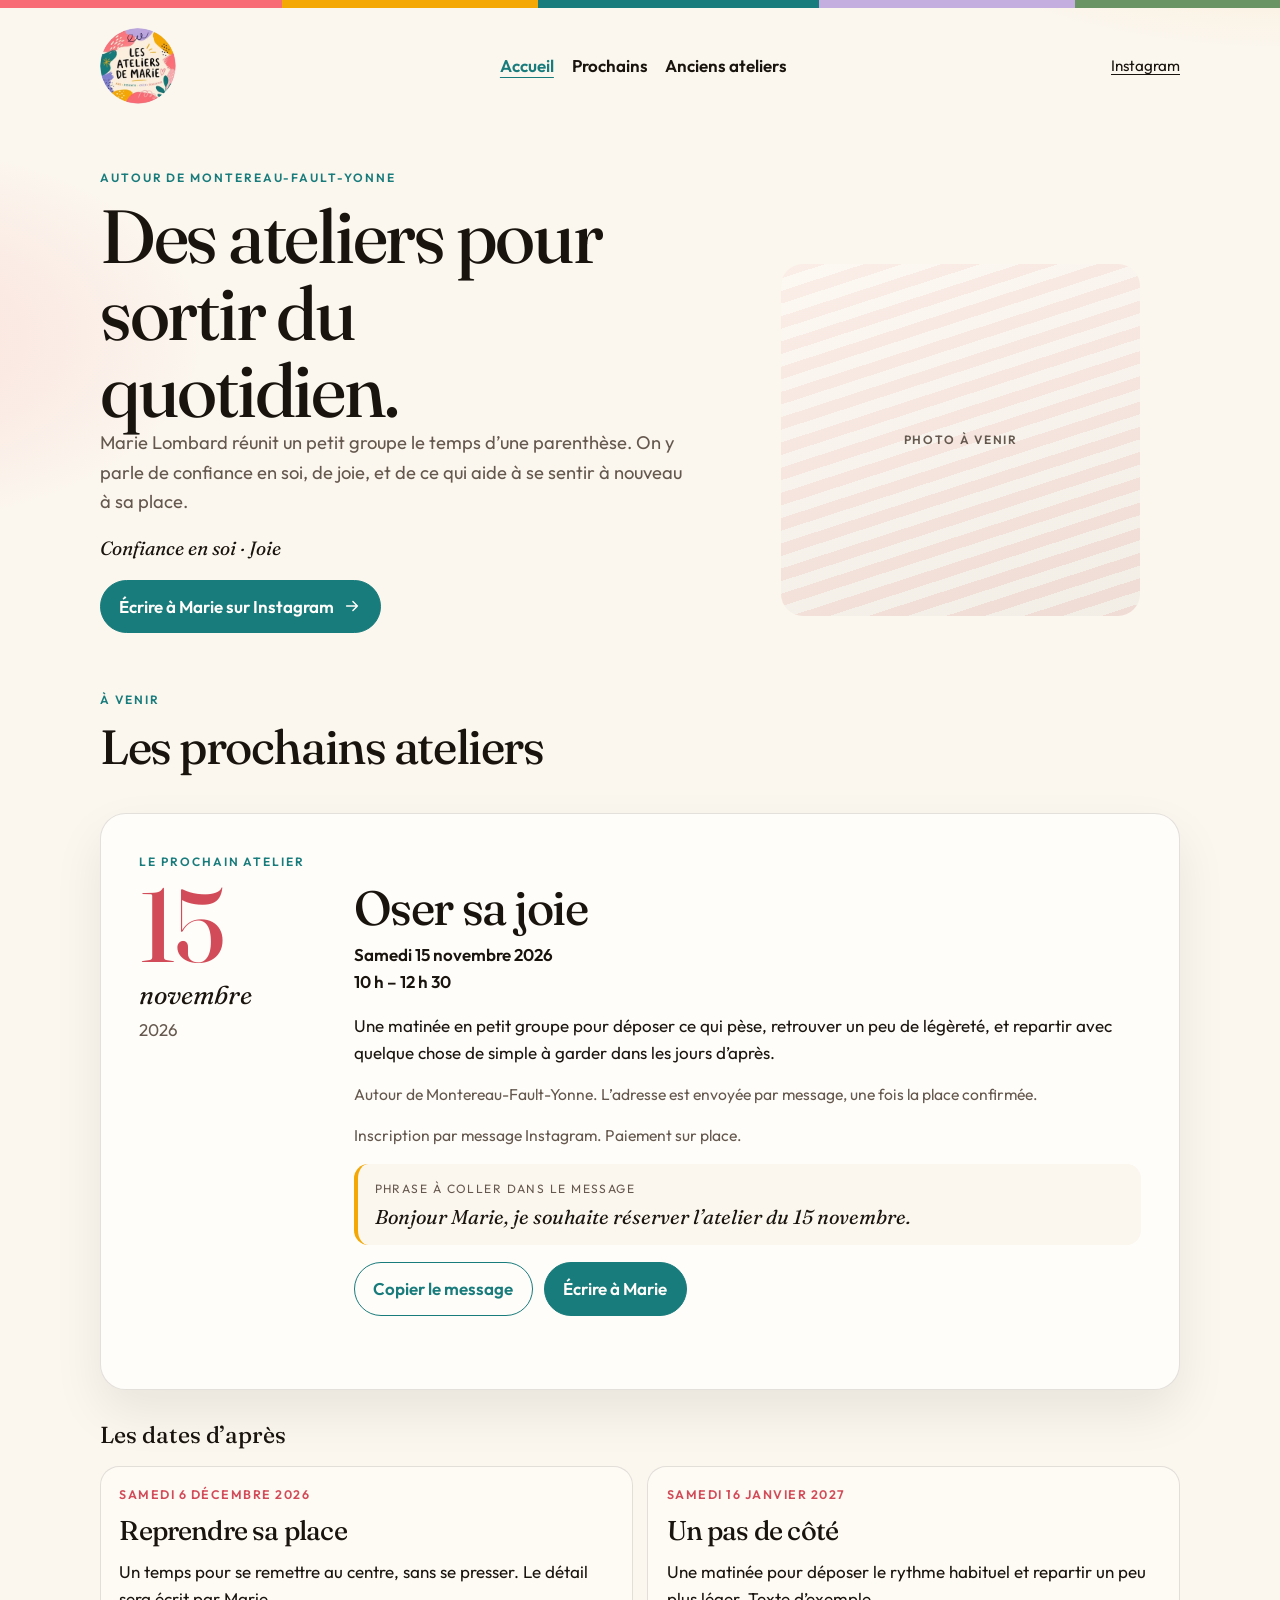
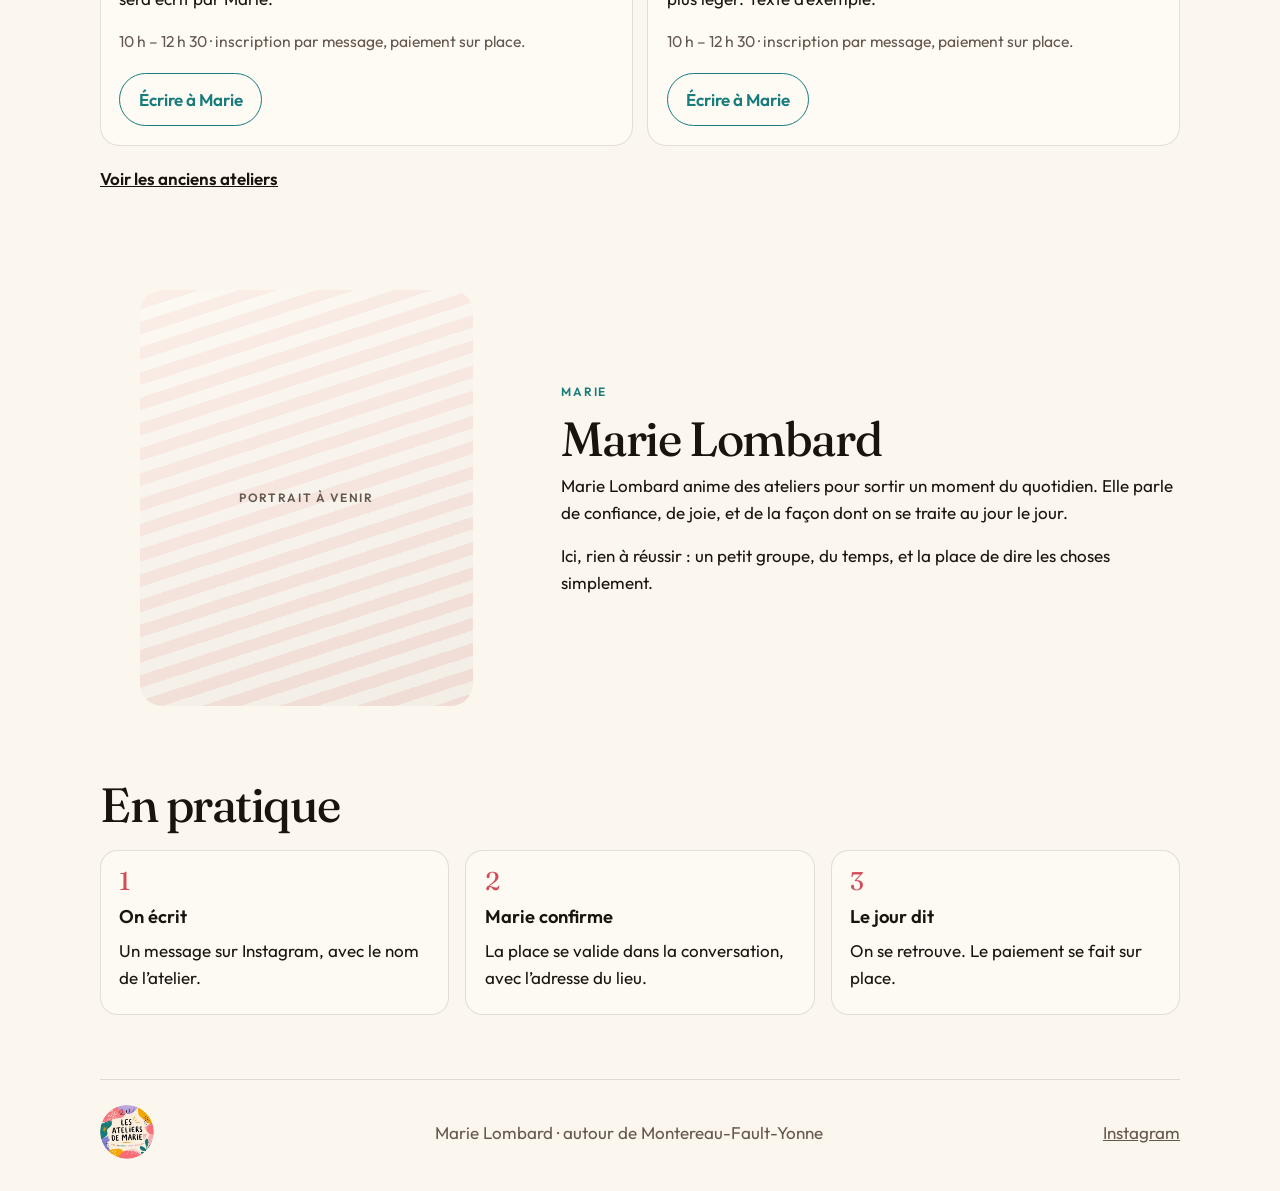
<file: index.html>
<!DOCTYPE html>
<html lang="fr">
  <head>
    <meta charset="utf-8" />
    <meta name="viewport" content="width=device-width, initial-scale=1" />
    <title>Les ateliers de Marie — Marie Lombard</title>
    <meta
      name="description"
      content="Ateliers de Marie Lombard autour de Montereau-Fault-Yonne. Confiance, joie, un petit groupe. Inscription par message Instagram, paiement sur place."
    />
    <link rel="preconnect" href="https://fonts.googleapis.com" />
    <link rel="preconnect" href="https://fonts.gstatic.com" crossorigin />
    <link
      href="https://fonts.googleapis.com/css2?family=Fraunces:ital,opsz,wght@0,9..144,460;0,9..144,560;1,9..144,460&family=Outfit:wght@400;500;600&display=swap"
      rel="stylesheet"
    />
    <link rel="stylesheet" href="styles.css" />
    <link rel="icon" href="assets/logo.jpg" />
  </head>
  <body>
    <a class="skip" href="#contenu">Aller au contenu</a>

    <header class="site-header">
      <a class="brand" href="index.html">
        <img
          class="logo"
          src="assets/logo.jpg"
          width="206"
          height="206"
          alt="Les ateliers de Marie"
        />
      </a>
      <nav class="site-nav" aria-label="Pages">
        <a href="index.html" aria-current="page">Accueil</a>
        <a href="#prochains">Prochains</a>
        <a href="anciens.html">Anciens ateliers</a>
      </nav>
      <a
        class="header-link"
        href="https://www.instagram.com/les_ateliers_demarie/"
        target="_blank"
        rel="noopener noreferrer"
      >
        Instagram
      </a>
    </header>

    <main id="contenu">
      <section class="hero">
        <div class="hero-copy">
          <p class="eyebrow">Autour de Montereau-Fault-Yonne</p>
          <h1>Des ateliers pour sortir du quotidien.</h1>
          <p class="lede">
            Marie Lombard réunit un petit groupe le temps d’une parenthèse.
            On y parle de confiance en soi, de joie, et de ce qui aide à se
            sentir à nouveau à sa place.
          </p>
          <p class="themes">Confiance en soi <span aria-hidden="true">·</span> Joie</p>
          <a class="button" href="https://ig.me/m/les_ateliers_demarie" target="_blank" rel="noopener noreferrer">
            Écrire à Marie sur Instagram
            <svg viewBox="0 0 20 20" aria-hidden="true" width="18" height="18">
              <path
                d="M4 10h12M11 5l5 5-5 5"
                fill="none"
                stroke="currentColor"
                stroke-width="1.6"
                stroke-linecap="round"
                stroke-linejoin="round"
              />
            </svg>
          </a>
        </div>
        <figure class="frame hero-frame">
          <div class="frame-inner" role="img" aria-label="Emplacement pour une photo de l’atelier">
            <span>Photo à venir</span>
          </div>
        </figure>
      </section>

      <!--
        PROCHAINS — le grand bloc est l’atelier le plus proche.
        Les cartes qui suivent sont les dates d’après, à remplacer.
        Le lieu exact reste hors de la page : il part avec la confirmation.
      -->
      <section class="prochains" id="prochains" aria-labelledby="prochains-title">
        <div class="section-heading">
          <p class="eyebrow">À venir</p>
          <h2 id="prochains-title">Les prochains ateliers</h2>
        </div>
        <section class="invite" id="prochain-atelier" aria-labelledby="invite-title">
          <p class="eyebrow">Le prochain atelier</p>
          <div class="invite-layout">
            <div class="date-stamp">
              <p class="date-day">15</p>
              <p class="date-month">novembre</p>
              <p class="date-year">2026</p>
            </div>
            <div class="invite-body">
              <h2 id="invite-title">Oser sa joie</h2>
              <p class="when">Samedi 15 novembre 2026<br />10&nbsp;h – 12&nbsp;h&nbsp;30</p>
              <p>
                Une matinée en petit groupe pour déposer ce qui pèse, retrouver
                un peu de légèreté, et repartir avec quelque chose de simple à
                garder dans les jours d’après.
              </p>
              <p class="place">
                Autour de Montereau-Fault-Yonne. L’adresse est envoyée par
                message, une fois la place confirmée.
              </p>
              <p class="conditions">Inscription par message Instagram. Paiement sur place.</p>
              <figure class="phrase">
                <figcaption>Phrase à coller dans le message</figcaption>
                <blockquote>
                  Bonjour Marie, je souhaite réserver l’atelier du 15&nbsp;novembre.
                </blockquote>
              </figure>
              <div class="invite-actions">
                <button
                  type="button"
                  class="button button-quiet"
                  data-copy="Bonjour Marie, je souhaite réserver l’atelier du 15 novembre."
                >
                  Copier le message
                </button>
                <a
                  class="button"
                  href="https://ig.me/m/les_ateliers_demarie"
                  target="_blank"
                  rel="noopener noreferrer"
                >
                  Écrire à Marie
                </a>
              </div>
              <p class="live" data-live role="status"></p>
            </div>
          </div>
        </section>

        <p class="also-title">Les dates d’après</p>
        <div class="upcoming-list">
          <article class="upcoming-card">
            <p class="upcoming-date">Samedi 6 décembre 2026</p>
            <h3>Reprendre sa place</h3>
            <p>Un temps pour se remettre au centre, sans se presser. Le détail sera écrit par Marie.</p>
            <p class="conditions">10&nbsp;h – 12&nbsp;h&nbsp;30 · inscription par message, paiement sur place.</p>
            <a class="button button-quiet" href="https://ig.me/m/les_ateliers_demarie" target="_blank" rel="noopener noreferrer">Écrire à Marie</a>
          </article>
          <article class="upcoming-card">
            <p class="upcoming-date">Samedi 16 janvier 2027</p>
            <h3>Un pas de côté</h3>
            <p>Une matinée pour déposer le rythme habituel et repartir un peu plus léger. Texte d’exemple.</p>
            <p class="conditions">10&nbsp;h – 12&nbsp;h&nbsp;30 · inscription par message, paiement sur place.</p>
            <a class="button button-quiet" href="https://ig.me/m/les_ateliers_demarie" target="_blank" rel="noopener noreferrer">Écrire à Marie</a>
          </article>
        </div>
        <p class="to-archive">
          <a href="anciens.html">Voir les anciens ateliers</a>
        </p>
      </section>

      <section class="about" aria-labelledby="about-title">
        <figure class="frame portrait">
          <div class="frame-inner" role="img" aria-label="Emplacement pour le portrait de Marie">
            <span>Portrait à venir</span>
          </div>
        </figure>
        <div class="about-copy">
          <p class="eyebrow">Marie</p>
          <h2 id="about-title">Marie Lombard</h2>
          <p>
            Marie Lombard anime des ateliers pour sortir un moment du
            quotidien. Elle parle de confiance, de joie, et de la façon dont
            on se traite au jour le jour.
          </p>
          <p>
            Ici, rien à réussir&nbsp;: un petit groupe, du temps, et la place
            de dire les choses simplement.
          </p>
        </div>
      </section>

      <section class="steps" aria-labelledby="steps-title">
        <h2 id="steps-title">En pratique</h2>
        <ol>
          <li>
            <span class="step-index">1</span>
            <h3>On écrit</h3>
            <p>Un message sur Instagram, avec le nom de l’atelier.</p>
          </li>
          <li>
            <span class="step-index">2</span>
            <h3>Marie confirme</h3>
            <p>La place se valide dans la conversation, avec l’adresse du lieu.</p>
          </li>
          <li>
            <span class="step-index">3</span>
            <h3>Le jour dit</h3>
            <p>On se retrouve. Le paiement se fait sur place.</p>
          </li>
        </ol>
      </section>
    </main>

    <footer class="site-footer">
      <img
        class="logo logo-footer"
        src="assets/logo.jpg"
        width="206"
        height="206"
        alt=""
      />
      <p>Marie Lombard · autour de Montereau-Fault-Yonne</p>
      <a
        href="https://www.instagram.com/les_ateliers_demarie/"
        target="_blank"
        rel="noopener noreferrer"
      >
        Instagram
      </a>
    </footer>

    <div class="dock">
      <a href="https://ig.me/m/les_ateliers_demarie" target="_blank" rel="noopener noreferrer">
        Écrire à Marie
      </a>
    </div>

    <script>
      const copyButton = document.querySelector("[data-copy]");
      const live = document.querySelector("[data-live]");

      copyButton?.addEventListener("click", async () => {
        const text = copyButton.getAttribute("data-copy") || "";
        try {
          await navigator.clipboard.writeText(text);
          live.textContent = "Message copié. Vous pouvez le coller dans Instagram.";
        } catch {
          const quote = document.querySelector(".phrase blockquote");
          if (quote) {
            const range = document.createRange();
            range.selectNodeContents(quote);
            const selection = window.getSelection();
            selection?.removeAllRanges();
            selection?.addRange(range);
          }
          live.textContent = "Le message est sélectionné. Copiez-le, puis ouvrez Instagram.";
        }
      });
    </script>
  </body>
</html>
</file>
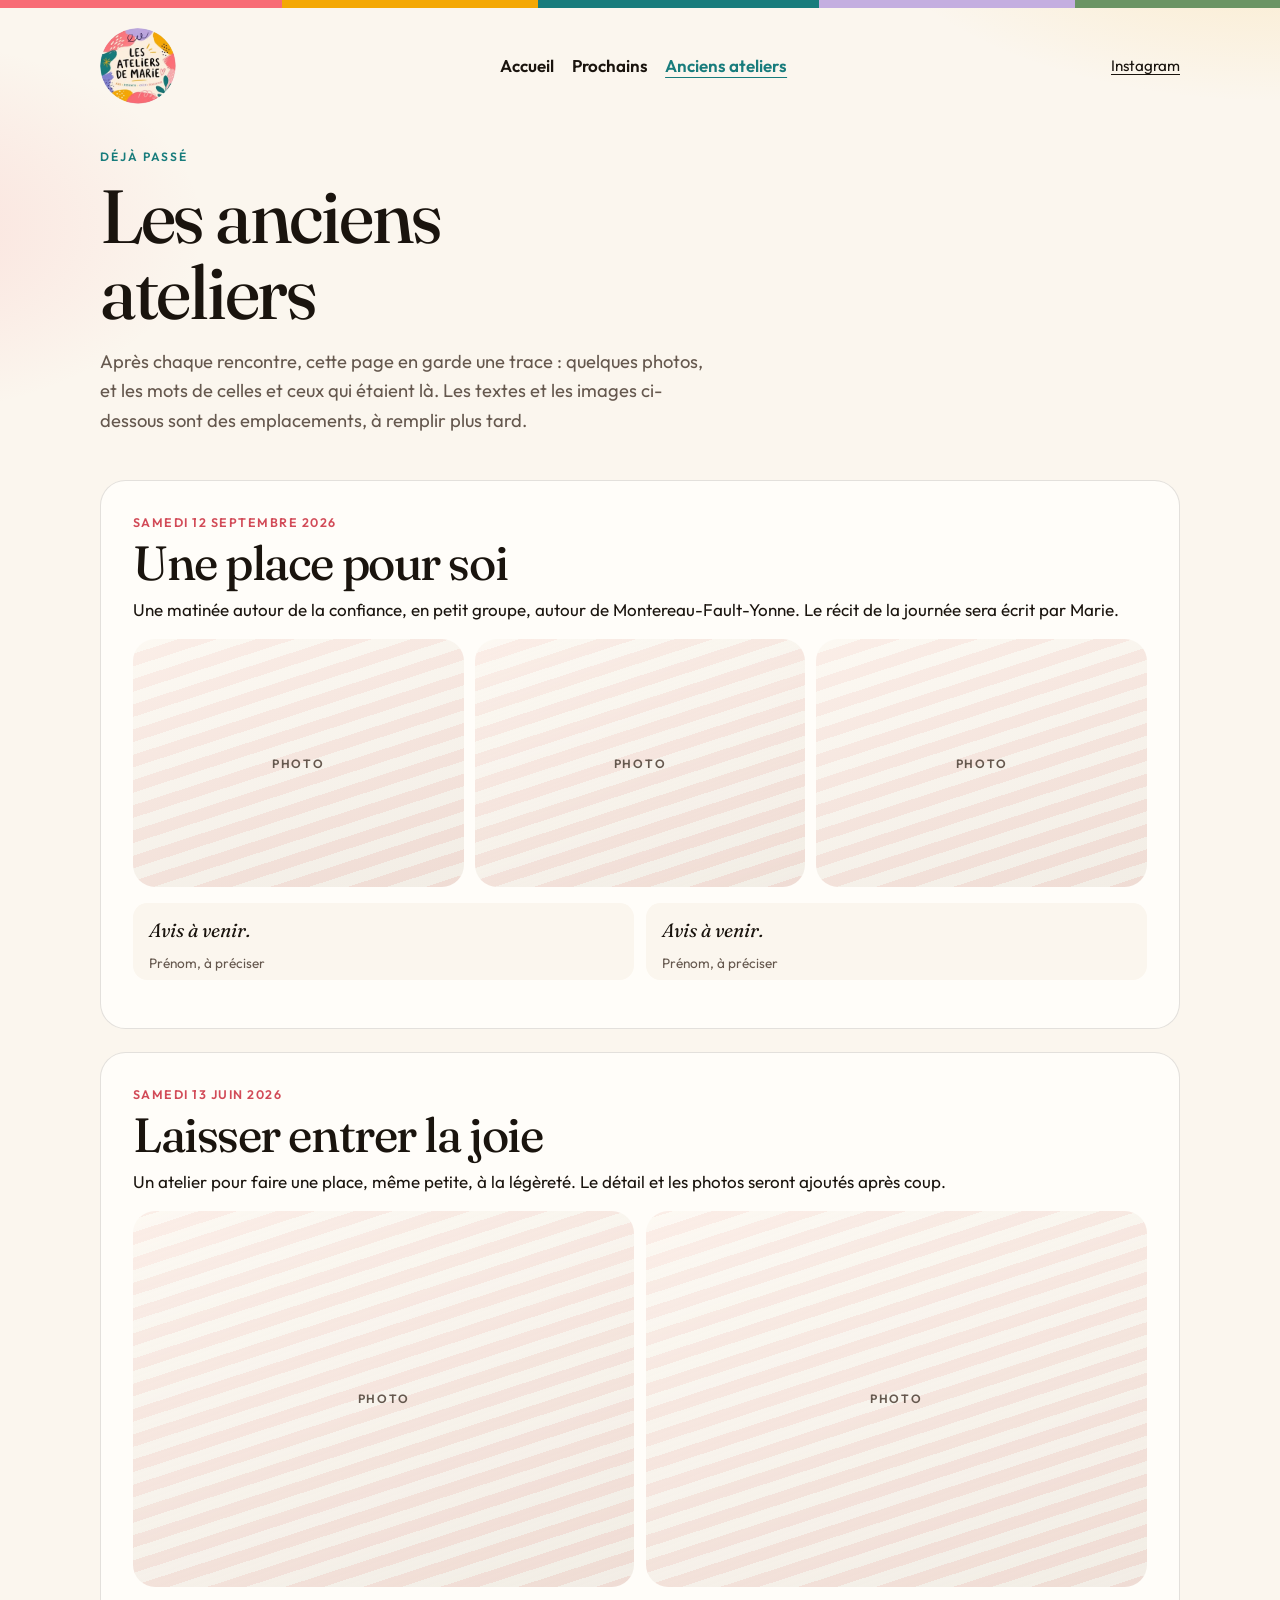
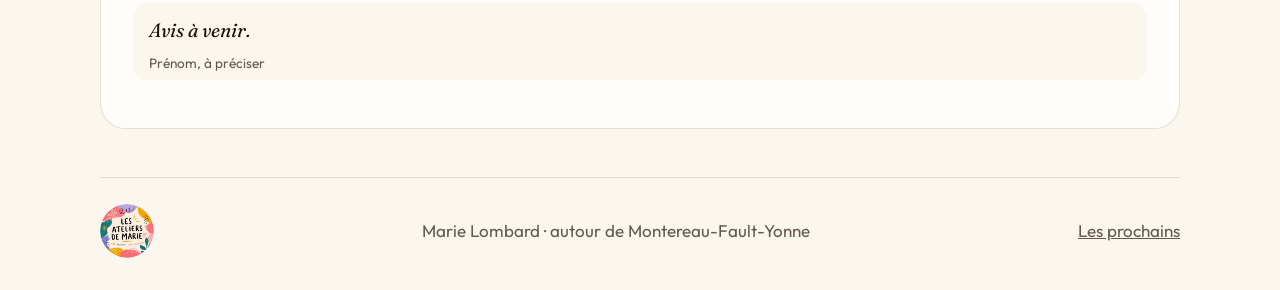
<file: anciens.html>
<!DOCTYPE html>
<html lang="fr">
  <head>
    <meta charset="utf-8" />
    <meta name="viewport" content="width=device-width, initial-scale=1" />
    <title>Anciens ateliers — Les ateliers de Marie</title>
    <meta
      name="description"
      content="Les ateliers déjà passés de Marie Lombard. Photos et avis seront ajoutés après chaque rencontre."
    />
    <link rel="preconnect" href="https://fonts.googleapis.com" />
    <link rel="preconnect" href="https://fonts.gstatic.com" crossorigin />
    <link
      href="https://fonts.googleapis.com/css2?family=Fraunces:ital,opsz,wght@0,9..144,460;0,9..144,560;1,9..144,460&family=Outfit:wght@400;500;600&display=swap"
      rel="stylesheet"
    />
    <link rel="stylesheet" href="styles.css" />
    <link rel="icon" href="assets/logo.jpg" />
  </head>
  <body>
    <a class="skip" href="#contenu">Aller au contenu</a>

    <header class="site-header">
      <a class="brand" href="index.html">
        <img
          class="logo"
          src="assets/logo.jpg"
          width="206"
          height="206"
          alt="Les ateliers de Marie"
        />
      </a>
      <nav class="site-nav" aria-label="Pages">
        <a href="index.html">Accueil</a>
        <a href="index.html#prochains">Prochains</a>
        <a href="anciens.html" aria-current="page">Anciens ateliers</a>
      </nav>
      <a
        class="header-link"
        href="https://www.instagram.com/les_ateliers_demarie/"
        target="_blank"
        rel="noopener noreferrer"
      >
        Instagram
      </a>
    </header>

    <main id="contenu">
      <header class="page-intro">
        <p class="eyebrow">Déjà passé</p>
        <h1>Les anciens ateliers</h1>
        <p class="lede">
          Après chaque rencontre, cette page en garde une trace&nbsp;: quelques
          photos, et les mots de celles et ceux qui étaient là. Les textes et
          les images ci-dessous sont des emplacements, à remplir plus tard.
        </p>
      </header>

      <!-- ARCHIVES — un article par atelier passé. Du plus récent au plus ancien. -->
      <article class="archive-entry">
        <p class="upcoming-date">Samedi 12 septembre 2026</p>
        <h2>Une place pour soi</h2>
        <p>
          Une matinée autour de la confiance, en petit groupe, autour de
          Montereau-Fault-Yonne. Le récit de la journée sera écrit par Marie.
        </p>
        <div class="photo-row">
          <div class="frame-inner slot" role="img" aria-label="Emplacement pour une photo">Photo</div>
          <div class="frame-inner slot" role="img" aria-label="Emplacement pour une photo">Photo</div>
          <div class="frame-inner slot" role="img" aria-label="Emplacement pour une photo">Photo</div>
        </div>
        <div class="review-list">
          <blockquote>
            <p>Avis à venir.</p>
            <footer>Prénom, à préciser</footer>
          </blockquote>
          <blockquote>
            <p>Avis à venir.</p>
            <footer>Prénom, à préciser</footer>
          </blockquote>
        </div>
      </article>

      <article class="archive-entry">
        <p class="upcoming-date">Samedi 13 juin 2026</p>
        <h2>Laisser entrer la joie</h2>
        <p>
          Un atelier pour faire une place, même petite, à la légèreté. Le
          détail et les photos seront ajoutés après coup.
        </p>
        <div class="photo-row">
          <div class="frame-inner slot" role="img" aria-label="Emplacement pour une photo">Photo</div>
          <div class="frame-inner slot" role="img" aria-label="Emplacement pour une photo">Photo</div>
        </div>
        <div class="review-list">
          <blockquote>
            <p>Avis à venir.</p>
            <footer>Prénom, à préciser</footer>
          </blockquote>
        </div>
      </article>
    </main>

    <footer class="site-footer">
      <img
        class="logo logo-footer"
        src="assets/logo.jpg"
        width="206"
        height="206"
        alt=""
      />
      <p>Marie Lombard · autour de Montereau-Fault-Yonne</p>
      <a href="index.html#prochains">Les prochains</a>
    </footer>
  </body>
</html>
</file>
<file: styles.css>
:root {
  --paper: #fbf6ee;
  --paper-deep: #f4e6d4;
  --card: #fffdf9;
  --ink: #1a140e;
  --muted: #65584e;
  --line: rgba(26, 20, 14, 0.12);
  --coral: #f86c75;
  --coral-ink: #d24b58;
  --gold: #f4a805;
  --teal: #187c7c;
  --teal-deep: #126464;
  --lavender: #c4aee0;
  --sage: #6b9464;
  --serif: "Fraunces", "Iowan Old Style", Palatino, "Palatino Linotype", serif;
  --sans: "Outfit", "Segoe UI", sans-serif;
  --shadow: 0 22px 50px rgba(26, 20, 14, 0.08);
  --space: clamp(1.25rem, 3vw, 2rem);
  --measure: 38rem;
}

*,
*::before,
*::after {
  box-sizing: border-box;
}

html {
  scroll-behavior: smooth;
}

body {
  margin: 0;
  background:
    radial-gradient(720px 360px at 100% -6%, rgba(244, 168, 5, 0.2), transparent 60%),
    radial-gradient(520px 300px at -10% 12%, rgba(248, 108, 117, 0.16), transparent 64%),
    var(--paper);
  color: var(--ink);
  font-family: var(--sans);
  font-size: 1.0625rem;
  line-height: 1.6;
}

body:has(.dock) {
  padding-bottom: 5.5rem;
}

body::before {
  content: "";
  display: block;
  height: 8px;
  background: linear-gradient(
    90deg,
    var(--coral) 0 22%,
    var(--gold) 22% 42%,
    var(--teal) 42% 64%,
    var(--lavender) 64% 84%,
    var(--sage) 84% 100%
  );
}

img {
  max-width: 100%;
}

a {
  color: inherit;
}

.skip {
  position: absolute;
  left: 1rem;
  top: -4rem;
  background: var(--ink);
  color: var(--paper);
  padding: 0.6rem 0.9rem;
  z-index: 5;
}

.skip:focus {
  top: 1rem;
}

.site-header,
.hero,
.prochains,
.about,
.steps,
.page-intro,
.archive-entry,
.site-footer {
  width: min(1080px, calc(100% - 2.4rem));
  margin-inline: auto;
}

.site-header {
  display: grid;
  grid-template-columns: 1fr auto;
  align-items: center;
  gap: 0.8rem 1rem;
  padding: 1.25rem 0 0.5rem;
}

.site-nav {
  display: flex;
  flex-wrap: wrap;
  gap: 0.35rem 1.1rem;
  grid-column: 1 / -1;
}

.site-nav a {
  font-weight: 600;
  text-decoration: none;
}

.site-nav a[aria-current="page"] {
  color: var(--teal);
  text-decoration: underline;
  text-underline-offset: 0.28em;
}

.brand {
  display: block;
  line-height: 0;
  border-radius: 50%;
}

.logo {
  display: block;
  width: 4.75rem;
  height: auto;
  aspect-ratio: 1;
  border-radius: 50%;
  object-fit: cover;
}

.logo-footer {
  width: 3.4rem;
}

.header-link {
  font-size: 0.95rem;
  text-underline-offset: 0.22em;
}

.eyebrow {
  margin: 0 0 0.7rem;
  font-size: 0.75rem;
  font-weight: 600;
  letter-spacing: 0.16em;
  text-transform: uppercase;
  color: var(--teal);
}

h1,
h2,
.date-day {
  font-family: var(--serif);
  font-weight: 460;
  letter-spacing: -0.03em;
}

h1 {
  margin: 0;
  font-size: clamp(2.5rem, 7vw, 4.7rem);
  line-height: 1.02;
}

.hero h1 {
  max-width: 11ch;
}

h2 {
  margin: 0 0 0.45rem;
  font-size: clamp(2rem, 4vw, 3rem);
  line-height: 1.08;
}

h3 {
  margin: 0 0 0.35rem;
  font-size: 1.15rem;
  font-weight: 600;
}

p {
  margin: 0 0 1rem;
}

.hero {
  display: grid;
  gap: 2rem;
  align-items: end;
  padding: 2.2rem 0 1rem;
}

.lede {
  max-width: var(--measure);
  font-size: 1.15rem;
  color: var(--muted);
}

.themes {
  font-family: var(--serif);
  font-style: italic;
  font-size: 1.2rem;
  color: var(--ink);
}

.button {
  display: inline-flex;
  align-items: center;
  justify-content: center;
  gap: 0.55rem;
  min-height: 3rem;
  padding: 0.75rem 1.15rem;
  border: 1px solid var(--teal);
  border-radius: 999px;
  background: var(--teal);
  color: #fffdf9;
  font: inherit;
  font-weight: 600;
  text-decoration: none;
  cursor: pointer;
}

.button:hover {
  background: var(--teal-deep);
}

.brand:focus-visible,
.button:focus-visible,
.header-link:focus-visible,
.site-nav a:focus-visible,
.site-footer a:focus-visible,
.to-archive a:focus-visible,
.dock a:focus-visible {
  outline: 2px solid var(--teal);
  outline-offset: 3px;
}

.button-quiet {
  background: transparent;
  color: var(--teal);
}

.button-quiet:hover {
  background: rgba(24, 124, 124, 0.08);
}

.frame-inner {
  display: grid;
  place-items: center;
  min-height: 16rem;
  border-radius: 1.4rem;
  background:
    linear-gradient(160deg, rgba(255, 253, 249, 0.4), rgba(26, 20, 14, 0.04)),
    repeating-linear-gradient(
      -18deg,
      #f8e4dc 0 12px,
      var(--paper) 12px 24px
    );
  color: var(--muted);
  letter-spacing: 0.14em;
  text-transform: uppercase;
  font-size: 0.75rem;
  font-weight: 600;
}

.hero-frame {
  display: none;
}

.invite-actions .button {
  width: 100%;
}

.invite {
  margin-top: 2.5rem;
  padding: clamp(1.4rem, 3vw, 2.4rem);
  background: var(--card);
  border: 1px solid var(--line);
  border-radius: 1.6rem;
  box-shadow: var(--shadow);
}

.invite-layout {
  display: grid;
  gap: 1.4rem;
}

.date-stamp {
  padding-bottom: 0.4rem;
  border-bottom: 1px solid var(--line);
}

.date-day {
  margin: 0;
  font-size: clamp(4.2rem, 12vw, 6.4rem);
  line-height: 0.85;
  color: var(--coral-ink);
}

.date-month,
.date-year {
  margin: 0;
}

.date-month {
  margin-top: 0.35rem;
  font-family: var(--serif);
  font-style: italic;
  font-size: 1.6rem;
}

.date-year,
.when,
.conditions,
.phrase figcaption,
.place {
  color: var(--muted);
}

.when {
  font-weight: 600;
  color: var(--ink);
}

.place,
.conditions {
  font-size: 0.98rem;
}

.phrase {
  margin: 0.4rem 0 1.1rem;
  padding: 0.9rem 1rem 0.9rem 1.05rem;
  background: var(--paper);
  border-left: 4px solid var(--gold);
  border-radius: 0.9rem;
}

.phrase figcaption {
  margin-bottom: 0.35rem;
  font-size: 0.75rem;
  letter-spacing: 0.12em;
  text-transform: uppercase;
}

.phrase blockquote {
  margin: 0;
  font-family: var(--serif);
  font-style: italic;
  font-size: 1.25rem;
  line-height: 1.35;
}

.invite-actions {
  display: flex;
  flex-wrap: wrap;
  gap: 0.7rem;
}

.live {
  min-height: 1.4rem;
  margin: 0.8rem 0 0;
  font-size: 0.95rem;
}

.section-heading {
  margin-top: 2.6rem;
}

.also-title {
  margin: 1.6rem 0 0.8rem;
  font-family: var(--serif);
  font-size: 1.45rem;
  font-weight: 460;
}

.upcoming-list {
  display: grid;
  gap: 0.9rem;
}

.upcoming-card {
  padding: 1.15rem 1.15rem 1.2rem;
  background: rgba(255, 252, 248, 0.72);
  border: 1px solid var(--line);
  border-radius: 1.2rem;
}

.upcoming-card h3 {
  font-family: var(--serif);
  font-size: 1.7rem;
  font-weight: 460;
  letter-spacing: -0.03em;
}

.upcoming-date {
  margin-bottom: 0.25rem;
  font-size: 0.78rem;
  font-weight: 600;
  letter-spacing: 0.12em;
  text-transform: uppercase;
  color: var(--coral-ink);
}

.upcoming-card .button {
  margin-top: 0.2rem;
}

.to-archive {
  margin: 1.2rem 0 0;
}

.to-archive a {
  font-weight: 600;
}

.page-intro {
  padding: 2.2rem 0 0.4rem;
}

.page-intro h1 {
  max-width: 12ch;
  margin-bottom: 1rem;
}

.archive-entry {
  margin-top: 1.4rem;
  padding: clamp(1.2rem, 3vw, 2rem);
  background: var(--card);
  border: 1px solid var(--line);
  border-radius: 1.6rem;
}

.archive-entry h2 {
  margin-top: 0.15rem;
}

.photo-row,
.review-list {
  display: grid;
  gap: 0.7rem;
  margin: 0 0 1rem;
}

.photo-row {
  grid-template-columns: repeat(auto-fit, minmax(9.5rem, 1fr));
}

.frame-inner.slot {
  min-height: 8.5rem;
  aspect-ratio: 4 / 3;
}

.review-list blockquote {
  margin: 0;
  padding: 0.95rem 1rem 0.35rem;
  background: var(--paper);
  border-radius: 0.9rem;
}

.review-list blockquote:only-child {
  grid-column: 1 / -1;
}

.review-list p {
  margin: 0;
  font-family: var(--serif);
  font-style: italic;
  font-size: 1.2rem;
  line-height: 1.35;
}

.review-list footer {
  margin-top: 0.55rem;
  color: var(--muted);
  font-size: 0.85rem;
  font-style: normal;
  font-family: var(--sans);
}

.about {
  display: grid;
  gap: 1.6rem;
  padding: 4rem 0 1rem;
}

.portrait .frame-inner {
  min-height: 18rem;
  aspect-ratio: 4 / 5;
}

.steps {
  padding: 2.5rem 0 1rem;
}

.steps ol {
  display: grid;
  gap: 1rem;
  margin: 1.2rem 0 0;
  padding: 0;
  list-style: none;
}

.steps li {
  padding: 1.15rem 1.15rem 0.4rem;
  background: rgba(255, 252, 248, 0.55);
  border: 1px solid var(--line);
  border-radius: 1.1rem;
}

.step-index {
  display: block;
  margin-bottom: 0.45rem;
  font-family: var(--serif);
  font-size: 1.6rem;
  color: var(--coral-ink);
  line-height: 1;
}

.site-footer {
  display: flex;
  flex-wrap: wrap;
  gap: 0.8rem 1.5rem;
  align-items: center;
  justify-content: space-between;
  margin-top: 3rem;
  padding: 1.6rem 0 2rem;
  border-top: 1px solid var(--line);
  color: var(--muted);
}

.site-footer p {
  margin: 0;
}

.dock {
  position: fixed;
  left: 0;
  right: 0;
  bottom: 0;
  display: flex;
  justify-content: center;
  padding: 0.75rem 1rem calc(0.75rem + env(safe-area-inset-bottom));
  background: rgba(251, 246, 238, 0.92);
  border-top: 1px solid var(--line);
  backdrop-filter: blur(10px);
}

.dock a {
  display: inline-flex;
  align-items: center;
  justify-content: center;
  width: min(28rem, 100%);
  min-height: 3rem;
  border-radius: 999px;
  background: var(--teal);
  color: #fffdf9;
  font-weight: 600;
  text-decoration: none;
}

@media (max-width: 799px) {
  .hero {
    padding-top: 0.75rem;
    padding-bottom: 0.25rem;
  }

  .logo:not(.logo-footer) {
    width: 4rem;
  }

  .section-heading {
    margin-top: 1rem;
  }

  .date-day {
    font-size: 3.4rem;
  }

  .themes {
    margin-bottom: 0.55rem;
  }
}

@media (min-width: 800px) {
  body:has(.dock) {
    padding-bottom: 0;
  }

  .site-header {
    grid-template-columns: auto 1fr auto;
  }

  .site-nav {
    grid-column: auto;
    justify-content: center;
  }

  .hero {
    grid-template-columns: 1.15fr 0.85fr;
    gap: 3rem;
    padding-top: 3.5rem;
  }

  .invite-layout {
    grid-template-columns: 11rem 1fr;
    gap: 2.4rem;
    align-items: start;
  }

  .date-stamp {
    padding-bottom: 0;
    border-bottom: 0;
  }

  .hero-frame {
    display: block;
  }

  .hero-frame .frame-inner {
    min-height: 22rem;
  }

  .invite-actions .button {
    width: auto;
  }

  .about {
    grid-template-columns: 0.8fr 1.2fr;
    gap: 3rem;
    align-items: center;
    padding-top: 5rem;
  }

  .upcoming-list,
  .review-list {
    grid-template-columns: 1fr 1fr;
  }

  .steps ol {
    grid-template-columns: repeat(3, 1fr);
  }

  .dock {
    display: none;
  }
}

@media (prefers-reduced-motion: reduce) {
  html {
    scroll-behavior: auto;
  }
}
</file>
